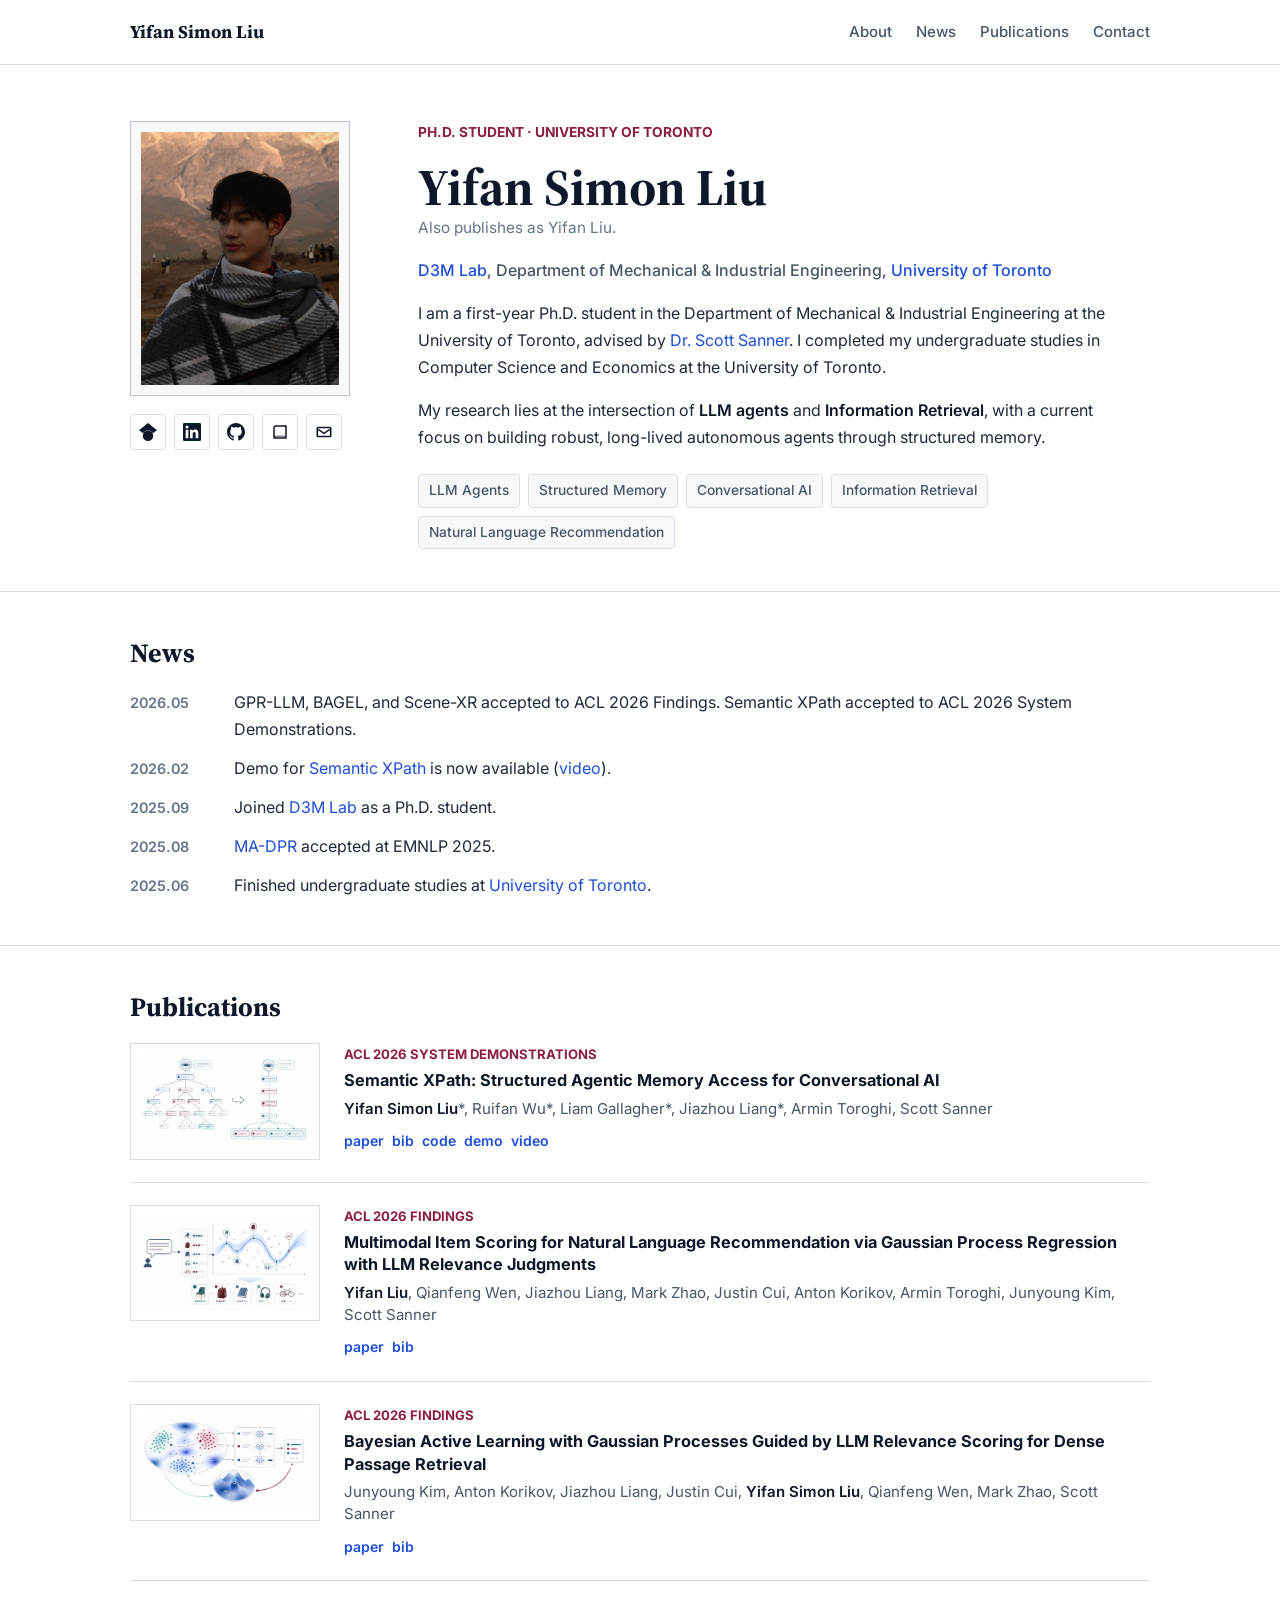
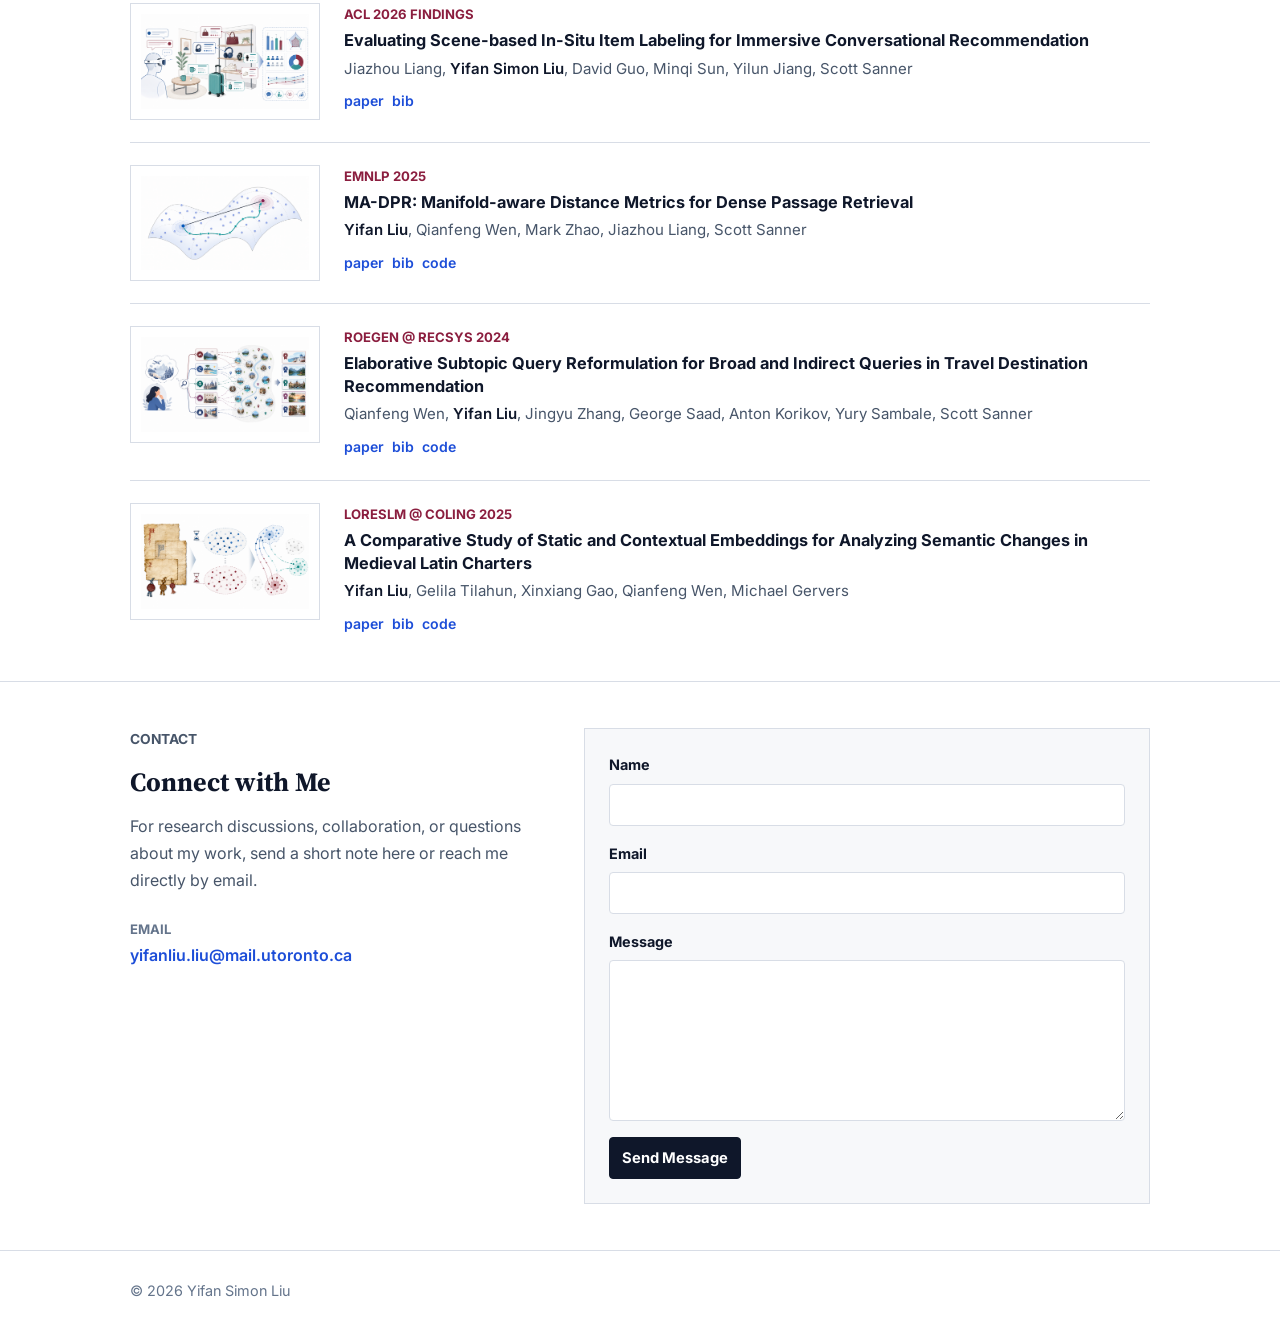
<file: index.html>
<!DOCTYPE html>
<html lang="en">
<head>
  <meta charset="UTF-8">
  <meta name="viewport" content="width=device-width, initial-scale=1.0">
  <title>Yifan Simon Liu</title>
  <meta name="description" content="Yifan Simon Liu, also known as Yifan Liu, is a Ph.D. student at the University of Toronto researching LLM agents, structured memory, conversational AI, and information retrieval.">
  <meta name="keywords" content="Yifan Simon Liu, Yifan Liu, YifanLiu2, University of Toronto, D3M Lab, LLM agents, structured memory, conversational AI, information retrieval, natural language recommendation">
  <meta name="author" content="Yifan Simon Liu">
  <meta name="robots" content="index, follow">
  <meta name="google-site-verification" content="C8BotnmGKC1QRZ-iXgw4Z_Oz5XE4km9EActP-Rs5j9M">
  <meta property="og:title" content="Yifan Simon Liu">
  <meta property="og:description" content="Ph.D. student at the University of Toronto researching LLM agents and information retrieval.">
  <meta property="og:type" content="website">
  <meta property="og:url" content="https://yifanliu2.github.io/">
  <meta name="twitter:card" content="summary">
  <link rel="canonical" href="https://yifanliu2.github.io/">
  <link rel="preconnect" href="https://fonts.googleapis.com">
  <link rel="preconnect" href="https://fonts.gstatic.com" crossorigin>
  <link href="https://fonts.googleapis.com/css2?family=Inter:wght@400;500;600;700&family=Source+Serif+4:wght@500;600;700&display=swap" rel="stylesheet">
  <link rel="icon" href="data:image/svg+xml,%3Csvg xmlns='http://www.w3.org/2000/svg' viewBox='0 0 64 64'%3E%3Crect width='64' height='64' fill='%230f172a'/%3E%3Ctext x='32' y='39' text-anchor='middle' font-family='Georgia,serif' font-size='22' font-weight='700' fill='white'%3EYSL%3C/text%3E%3C/svg%3E">
  <link rel="stylesheet" href="style.css?v=20260529">
  <script type="application/ld+json">
    {
      "@context": "https://schema.org",
      "@type": "Person",
      "name": "Yifan Simon Liu",
      "alternateName": ["Yifan Liu", "YifanLiu2"],
      "affiliation": {
        "@type": "CollegeOrUniversity",
        "name": "University of Toronto"
      },
      "email": "mailto:yifanliu.liu@mail.utoronto.ca",
      "url": "https://yifanliu2.github.io/",
      "sameAs": [
        "https://github.com/YifanLiu2",
        "https://scholar.google.ca/citations?user=wwe0h94AAAAJ&hl=en",
        "https://www.linkedin.com/in/liu-yifan-b5b281249/",
        "https://aclanthology.org/people/yifan-simon-liu/"
      ]
    }
  </script>
</head>
<body>
  <header class="site-header">
    <nav class="nav" id="nav" aria-label="Primary navigation">
      <a href="#about" class="nav-brand">Yifan Simon Liu</a>
      <button class="nav-toggle" id="nav-toggle" type="button" aria-label="Toggle navigation" aria-expanded="false">
        <span></span>
        <span></span>
        <span></span>
      </button>
      <div class="nav-links" id="nav-links">
        <a href="#about">About</a>
        <a href="#news">News</a>
        <a href="#publications">Publications</a>
        <a href="#contact">Contact</a>
      </div>
    </nav>
  </header>

  <main>
    <section class="profile-section" id="about">
      <div class="container profile-layout">
        <div class="profile-main">
          <p class="eyebrow">Ph.D. Student · University of Toronto</p>
          <h1>Yifan Simon Liu</h1>
          <p class="name-note">Also publishes as Yifan Liu.</p>
          <p class="affiliation">
            <a href="https://d3m.mie.utoronto.ca/" target="_blank" rel="noopener">D3M Lab</a>,
            Department of Mechanical &amp; Industrial Engineering,
            <a href="https://www.utoronto.ca/" target="_blank" rel="noopener">University of Toronto</a>
          </p>
          <p>
            I am a first-year Ph.D. student in the Department of Mechanical &amp; Industrial Engineering
            at the University of Toronto, advised by
            <a href="https://d3m.mie.utoronto.ca/members/ssanner/" target="_blank" rel="noopener">Dr. Scott Sanner</a>.
            I completed my undergraduate studies in Computer Science and Economics at the University of Toronto.
          </p>
          <p>
            My research lies at the intersection of <strong>LLM agents</strong> and
            <strong>Information Retrieval</strong>, with a current focus on building robust,
            long-lived autonomous agents through structured memory.
          </p>
          <div class="research-interests" aria-label="Research interests">
            <span>LLM Agents</span>
            <span>Structured Memory</span>
            <span>Conversational AI</span>
            <span>Information Retrieval</span>
            <span>Natural Language Recommendation</span>
          </div>
        </div>

        <aside class="profile-aside" aria-label="Profile photo and links">
          <div class="portrait-frame">
            <img class="portrait-photo" src="images/profile-photo.jpg" alt="Yifan Simon Liu">
          </div>
          <div class="profile-icons" aria-label="Profile links">
            <a class="profile-icon-link" href="https://scholar.google.ca/citations?user=wwe0h94AAAAJ&hl=en" target="_blank" rel="noopener" aria-label="Google Scholar" title="Google Scholar">
              <svg viewBox="0 0 24 24" aria-hidden="true"><path d="M5.242 13.769 0 9.5 12 0l12 9.5-5.242 4.269C17.548 11.249 14.978 9.5 12 9.5c-2.977 0-5.548 1.748-6.758 4.269ZM12 10a7 7 0 1 0 0 14 7 7 0 0 0 0-14Z"/></svg>
              <span class="sr-only">Google Scholar</span>
            </a>
            <a class="profile-icon-link" href="https://www.linkedin.com/in/liu-yifan-b5b281249/" target="_blank" rel="noopener" aria-label="LinkedIn" title="LinkedIn">
              <svg viewBox="0 0 24 24" aria-hidden="true"><path d="M20.447 20.452h-3.554v-5.569c0-1.328-.027-3.037-1.852-3.037-1.853 0-2.136 1.445-2.136 2.939v5.667H9.351V9h3.414v1.561h.046c.477-.9 1.637-1.85 3.37-1.85 3.601 0 4.267 2.37 4.267 5.455v6.286ZM5.337 7.433a2.063 2.063 0 1 1 0-4.126 2.063 2.063 0 0 1 0 4.126ZM7.119 20.452H3.555V9h3.564v11.452ZM22.225 0H1.771C.792 0 0 .774 0 1.729v20.542C0 23.227.792 24 1.771 24h20.451C23.2 24 24 23.227 24 22.271V1.729C24 .774 23.2 0 22.222 0h.003Z"/></svg>
              <span class="sr-only">LinkedIn</span>
            </a>
            <a class="profile-icon-link" href="https://github.com/YifanLiu2" target="_blank" rel="noopener" aria-label="GitHub" title="GitHub">
              <svg viewBox="0 0 24 24" aria-hidden="true"><path d="M12 0C5.374 0 0 5.373 0 12c0 5.302 3.438 9.8 8.207 11.387.599.111.793-.261.793-.577v-2.234c-3.338.726-4.033-1.416-4.033-1.416-.546-1.387-1.333-1.756-1.333-1.756-1.089-.745.083-.729.083-.729 1.205.084 1.839 1.237 1.839 1.237 1.07 1.834 2.807 1.304 3.492.997.107-.775.418-1.305.762-1.604-2.665-.305-5.467-1.334-5.467-5.931 0-1.311.469-2.381 1.236-3.221-.124-.303-.535-1.524.117-3.176 0 0 1.008-.322 3.301 1.23A11.509 11.509 0 0 1 12 5.803c1.02.005 2.047.138 3.006.404 2.291-1.552 3.297-1.23 3.297-1.23.653 1.653.242 2.874.118 3.176.77.84 1.235 1.911 1.235 3.221 0 4.609-2.807 5.624-5.479 5.921.43.372.823 1.102.823 2.222v3.293c0 .319.192.694.801.576C20.566 21.797 24 17.3 24 12c0-6.627-5.373-12-12-12Z"/></svg>
              <span class="sr-only">GitHub</span>
            </a>
            <a class="profile-icon-link" href="https://aclanthology.org/people/yifan-simon-liu/" target="_blank" rel="noopener" aria-label="ACL Anthology" title="ACL Anthology">
              <svg viewBox="0 0 24 24" aria-hidden="true"><path d="M6.5 3A3.5 3.5 0 0 0 3 6.5v13A1.5 1.5 0 0 0 4.5 21H21V3H6.5Zm0 2H19v12H6.5A3.48 3.48 0 0 0 5 17.337V6.5A1.5 1.5 0 0 1 6.5 5ZM5 19.5A1.5 1.5 0 0 1 6.5 18H19v1H4.5a.5.5 0 0 1 .5.5Z"/></svg>
              <span class="sr-only">ACL Anthology</span>
            </a>
            <a class="profile-icon-link" href="mailto:yifanliu.liu@mail.utoronto.ca" aria-label="Email" title="Email">
              <svg viewBox="0 0 24 24" aria-hidden="true"><path d="M4 5h16a2 2 0 0 1 2 2v10a2 2 0 0 1-2 2H4a2 2 0 0 1-2-2V7a2 2 0 0 1 2-2Zm0 2v.35l8 5.334 8-5.334V7H4Zm16 10V9.754l-7.445 4.963a1 1 0 0 1-1.11 0L4 9.754V17h16Z"/></svg>
              <span class="sr-only">Email</span>
            </a>
          </div>
        </aside>
      </div>
    </section>

    <section class="section" id="news">
      <div class="container">
        <h2>News</h2>
        <ul class="news-list">
          <li>
            <time datetime="2026-05">2026.05</time>
            <span>GPR-LLM, BAGEL, and Scene-XR accepted to ACL 2026 Findings. Semantic XPath accepted to ACL 2026 System Demonstrations.</span>
          </li>
          <li>
            <time datetime="2026-02">2026.02</time>
            <span>Demo for <a href="https://semanticxpathchat.com/" target="_blank" rel="noopener">Semantic XPath</a> is now available (<a href="https://www.youtube.com/watch?v=l-DrEr4P5JA" target="_blank" rel="noopener">video</a>).</span>
          </li>
          <li>
            <time datetime="2025-09">2025.09</time>
            <span>Joined <a href="https://d3m.mie.utoronto.ca/" target="_blank" rel="noopener">D3M Lab</a> as a Ph.D. student.</span>
          </li>
          <li>
            <time datetime="2025-08">2025.08</time>
            <span><a href="https://aclanthology.org/2025.emnlp-main.1582.pdf" target="_blank" rel="noopener">MA-DPR</a> accepted at EMNLP 2025.</span>
          </li>
          <li>
            <time datetime="2025-06">2025.06</time>
            <span>Finished undergraduate studies at <a href="https://www.utoronto.ca/" target="_blank" rel="noopener">University of Toronto</a>.</span>
          </li>
        </ul>
      </div>
    </section>

    <section class="section" id="publications">
      <div class="container">
        <h2>Publications</h2>
        <div class="publications-list">
          <article class="publication-item">
            <a class="publication-figure" href="https://arxiv.org/abs/2603.01160" target="_blank" rel="noopener" aria-label="Semantic XPath paper">
              <img src="images/semantic-xpath-image2.png" alt="Semantic XPath: structured memory access teaser" loading="lazy">
            </a>
            <div class="publication-content">
              <p class="publication-venue">ACL 2026 System Demonstrations</p>
              <h3>
                <a href="https://arxiv.org/abs/2603.01160" target="_blank" rel="noopener">Semantic XPath: Structured Agentic Memory Access for Conversational AI</a>
              </h3>
              <p class="authors"><strong>Yifan Simon Liu</strong>*, Ruifan Wu*, Liam Gallagher*, Jiazhou Liang*, Armin Toroghi, Scott Sanner</p>
              <p class="publication-links">
                <a href="https://arxiv.org/pdf/2603.01160" target="_blank" rel="noopener">paper</a>
                <a href="https://arxiv.org/abs/2603.01160" target="_blank" rel="noopener">bib</a>
                <a href="https://github.com/D3Mlab/SemanticXpath-Chat" target="_blank" rel="noopener">code</a>
                <a href="https://semanticxpathchat.com/" target="_blank" rel="noopener">demo</a>
                <a href="https://www.youtube.com/watch?v=l-DrEr4P5JA" target="_blank" rel="noopener">video</a>
              </p>
            </div>
          </article>

          <article class="publication-item">
            <a class="publication-figure" href="https://arxiv.org/abs/2510.22023" target="_blank" rel="noopener" aria-label="GPR-LLM paper">
              <img src="images/gpr-llm-image2.png" alt="GPR-LLM multimodal item scoring teaser" loading="lazy">
            </a>
            <div class="publication-content">
              <p class="publication-venue">ACL 2026 Findings</p>
              <h3>
                <a href="https://arxiv.org/abs/2510.22023" target="_blank" rel="noopener">Multimodal Item Scoring for Natural Language Recommendation via Gaussian Process Regression with LLM Relevance Judgments</a>
              </h3>
              <p class="authors"><strong>Yifan Liu</strong>, Qianfeng Wen, Jiazhou Liang, Mark Zhao, Justin Cui, Anton Korikov, Armin Toroghi, Junyoung Kim, Scott Sanner</p>
              <p class="publication-links">
                <a href="https://arxiv.org/pdf/2510.22023" target="_blank" rel="noopener">paper</a>
                <a href="https://arxiv.org/abs/2510.22023" target="_blank" rel="noopener">bib</a>
              </p>
            </div>
          </article>

          <article class="publication-item">
            <a class="publication-figure" href="https://arxiv.org/abs/2604.17906" target="_blank" rel="noopener" aria-label="BAGEL paper">
              <img src="images/bagel-image2.png" alt="BAGEL Bayesian active learning teaser" loading="lazy">
            </a>
            <div class="publication-content">
              <p class="publication-venue">ACL 2026 Findings</p>
              <h3>
                <a href="https://arxiv.org/abs/2604.17906" target="_blank" rel="noopener">Bayesian Active Learning with Gaussian Processes Guided by LLM Relevance Scoring for Dense Passage Retrieval</a>
              </h3>
              <p class="authors">Junyoung Kim, Anton Korikov, Jiazhou Liang, Justin Cui, <strong>Yifan Simon Liu</strong>, Qianfeng Wen, Mark Zhao, Scott Sanner</p>
              <p class="publication-links">
                <a href="https://arxiv.org/pdf/2604.17906" target="_blank" rel="noopener">paper</a>
                <a href="https://arxiv.org/abs/2604.17906" target="_blank" rel="noopener">bib</a>
              </p>
            </div>
          </article>

          <article class="publication-item">
            <a class="publication-figure" href="https://arxiv.org/abs/2604.09698" target="_blank" rel="noopener" aria-label="Scene-XR paper">
              <img src="images/scene-xr-image2.png" alt="Scene-XR immersive recommendation teaser" loading="lazy">
            </a>
            <div class="publication-content">
              <p class="publication-venue">ACL 2026 Findings</p>
              <h3>
                <a href="https://arxiv.org/abs/2604.09698" target="_blank" rel="noopener">Evaluating Scene-based In-Situ Item Labeling for Immersive Conversational Recommendation</a>
              </h3>
              <p class="authors">Jiazhou Liang, <strong>Yifan Simon Liu</strong>, David Guo, Minqi Sun, Yilun Jiang, Scott Sanner</p>
              <p class="publication-links">
                <a href="https://arxiv.org/pdf/2604.09698" target="_blank" rel="noopener">paper</a>
                <a href="https://arxiv.org/abs/2604.09698" target="_blank" rel="noopener">bib</a>
              </p>
            </div>
          </article>

          <article class="publication-item">
            <a class="publication-figure" href="https://aclanthology.org/2025.emnlp-main.1582/" target="_blank" rel="noopener" aria-label="MA-DPR paper">
              <img src="images/ma-dpr-image2.png" alt="MA-DPR manifold-aware retrieval teaser" loading="lazy">
            </a>
            <div class="publication-content">
              <p class="publication-venue">EMNLP 2025</p>
              <h3>
                <a href="https://aclanthology.org/2025.emnlp-main.1582/" target="_blank" rel="noopener">MA-DPR: Manifold-aware Distance Metrics for Dense Passage Retrieval</a>
              </h3>
              <p class="authors"><strong>Yifan Liu</strong>, Qianfeng Wen, Mark Zhao, Jiazhou Liang, Scott Sanner</p>
              <p class="publication-links">
                <a href="https://aclanthology.org/2025.emnlp-main.1582.pdf" target="_blank" rel="noopener">paper</a>
                <a href="https://aclanthology.org/2025.emnlp-main.1582.bib" target="_blank" rel="noopener">bib</a>
                <a href="https://github.com/QianfengWen/Manifold_Distance_Retrieval" target="_blank" rel="noopener">code</a>
              </p>
            </div>
          </article>

          <article class="publication-item">
            <a class="publication-figure" href="https://arxiv.org/abs/2410.01598" target="_blank" rel="noopener" aria-label="Elaborative query reformulation paper">
              <img src="images/eqr-image2.png" alt="Elaborative query reformulation teaser" loading="lazy">
            </a>
            <div class="publication-content">
              <p class="publication-venue">ROEGEN @ RecSys 2024</p>
              <h3>
                <a href="https://arxiv.org/abs/2410.01598" target="_blank" rel="noopener">Elaborative Subtopic Query Reformulation for Broad and Indirect Queries in Travel Destination Recommendation</a>
              </h3>
              <p class="authors">Qianfeng Wen, <strong>Yifan Liu</strong>, Jingyu Zhang, George Saad, Anton Korikov, Yury Sambale, Scott Sanner</p>
              <p class="publication-links">
                <a href="https://arxiv.org/pdf/2410.01598" target="_blank" rel="noopener">paper</a>
                <a href="https://arxiv.org/abs/2410.01598" target="_blank" rel="noopener">bib</a>
                <a href="https://github.com/YifanLiu2/ROEGEN-RecSys-24-EQR" target="_blank" rel="noopener">code</a>
              </p>
            </div>
          </article>

          <article class="publication-item">
            <a class="publication-figure" href="https://aclanthology.org/2025.loreslm-1.14/" target="_blank" rel="noopener" aria-label="Medieval Latin charters paper">
              <img src="images/latin-charters-image2.png" alt="Medieval Latin semantic change teaser" loading="lazy">
            </a>
            <div class="publication-content">
              <p class="publication-venue">LoResLM @ COLING 2025</p>
              <h3>
                <a href="https://aclanthology.org/2025.loreslm-1.14/" target="_blank" rel="noopener">A Comparative Study of Static and Contextual Embeddings for Analyzing Semantic Changes in Medieval Latin Charters</a>
              </h3>
              <p class="authors"><strong>Yifan Liu</strong>, Gelila Tilahun, Xinxiang Gao, Qianfeng Wen, Michael Gervers</p>
              <p class="publication-links">
                <a href="https://aclanthology.org/2025.loreslm-1.14.pdf" target="_blank" rel="noopener">paper</a>
                <a href="https://aclanthology.org/2025.loreslm-1.14.bib" target="_blank" rel="noopener">bib</a>
                <a href="https://github.com/YifanLiu2/historical-text-embedding" target="_blank" rel="noopener">code</a>
              </p>
            </div>
          </article>
        </div>
      </div>
    </section>

    <section class="section contact-section" id="contact">
      <div class="container contact-layout">
        <div class="contact-copy">
          <p class="eyebrow">Contact</p>
          <h2>Connect with Me</h2>
          <p>
            For research discussions, collaboration, or questions about my work,
            send a short note here or reach me directly by email.
          </p>
          <p class="contact-direct">
            <span>Email</span>
            <a href="mailto:yifanliu.liu@mail.utoronto.ca">yifanliu.liu@mail.utoronto.ca</a>
          </p>
        </div>

        <form class="contact-form" action="https://formsubmit.co/yifanliu.liu@mail.utoronto.ca" method="POST">
          <input type="hidden" name="_subject" value="New message from yifanliu2.github.io">
          <input type="hidden" name="_template" value="table">
          <input type="hidden" name="_next" value="https://yifanliu2.github.io/?contact=sent#contact">
          <input class="contact-honey" type="text" name="_honey" tabindex="-1" autocomplete="off" aria-hidden="true">

          <div class="contact-field">
            <label for="contact-name">Name</label>
            <input id="contact-name" type="text" name="name" autocomplete="name" required>
          </div>

          <div class="contact-field">
            <label for="contact-email">Email</label>
            <input id="contact-email" type="email" name="email" autocomplete="email" required>
          </div>

          <div class="contact-field">
            <label for="contact-message">Message</label>
            <textarea id="contact-message" name="message" rows="6" required></textarea>
          </div>

          <div class="contact-actions">
            <button type="submit">Send Message</button>
            <p class="contact-status" id="contact-status" role="status" aria-live="polite"></p>
          </div>
        </form>
      </div>
    </section>
  </main>

  <footer class="footer">
    <div class="container">
      <p>&copy; 2026 Yifan Simon Liu</p>
    </div>
  </footer>

  <script src="script.js?v=20260529"></script>
</body>
</html>
</file>
<file: style.css>
*, *::before, *::after {
  box-sizing: border-box;
}

:root {
  --page-bg: #ffffff;
  --surface: #f7f8fa;
  --surface-strong: #eef1f5;
  --border: #d8dde6;
  --border-strong: #b8c2d0;
  --text: #1e293b;
  --text-soft: #475569;
  --text-muted: #64748b;
  --heading: #0f172a;
  --link: #1d4ed8;
  --link-hover: #0f2f6f;
  --accent: #8b1e3f;
  --max-width: 1020px;
  --header-height: 64px;
  --font-sans: "Inter", -apple-system, BlinkMacSystemFont, "Segoe UI", sans-serif;
  --font-serif: "Source Serif 4", Georgia, serif;
}

html {
  scroll-behavior: smooth;
}

body {
  margin: 0;
  min-width: 1080px;
  background: var(--page-bg);
  color: var(--text);
  font-family: var(--font-sans);
  font-size: 16px;
  line-height: 1.68;
  text-rendering: optimizeLegibility;
  -webkit-font-smoothing: antialiased;
}

a {
  color: var(--link);
  text-decoration: none;
}

a:hover {
  color: var(--link-hover);
  text-decoration: underline;
  text-underline-offset: 3px;
}

strong {
  color: var(--heading);
  font-weight: 600;
}

.container {
  width: min(100% - 48px, var(--max-width));
  margin: 0 auto;
}

.site-header {
  position: sticky;
  top: 0;
  z-index: 20;
  background: rgba(255, 255, 255, 0.96);
  border-bottom: 1px solid var(--border);
  backdrop-filter: blur(14px);
}

.nav {
  width: min(100% - 48px, var(--max-width));
  height: var(--header-height);
  margin: 0 auto;
  display: flex;
  align-items: center;
  justify-content: space-between;
  gap: 24px;
}

.nav-brand {
  color: var(--heading);
  font-family: var(--font-serif);
  font-size: 1.12rem;
  font-weight: 700;
  white-space: nowrap;
}

.nav-brand:hover {
  color: var(--heading);
  text-decoration: none;
}

.nav-links {
  display: flex;
  align-items: center;
  gap: 24px;
}

.nav-links a {
  color: var(--text-soft);
  font-size: 0.94rem;
  font-weight: 500;
}

.nav-links a:hover {
  color: var(--heading);
}

.nav-toggle {
  display: none;
  width: 38px;
  height: 38px;
  border: 1px solid var(--border);
  border-radius: 4px;
  background: var(--page-bg);
  align-items: center;
  justify-content: center;
  flex-direction: column;
  gap: 5px;
}

.nav-toggle span {
  width: 18px;
  height: 2px;
  background: var(--text-soft);
  display: block;
}

.profile-section {
  padding: 56px 0 42px;
  border-bottom: 1px solid var(--border);
}

.profile-layout {
  display: grid;
  grid-template-columns: 240px minmax(0, 1fr);
  gap: 48px;
  align-items: start;
}

.profile-aside {
  grid-column: 1;
  grid-row: 1;
  display: flex;
  flex-direction: column;
  gap: 18px;
}

.portrait-frame {
  width: 220px;
  aspect-ratio: 4 / 5;
  border: 1px solid var(--border-strong);
  background: var(--surface);
  padding: 10px;
}

.portrait-placeholder {
  height: 100%;
  display: flex;
  align-items: center;
  justify-content: center;
  text-align: center;
  color: var(--text-muted);
  border: 1px dashed var(--border-strong);
  background:
    linear-gradient(135deg, rgba(29, 78, 216, 0.08), transparent 45%),
    linear-gradient(315deg, rgba(139, 30, 63, 0.08), transparent 45%),
    #ffffff;
  font-size: 0.92rem;
  font-weight: 600;
  text-transform: uppercase;
}

.portrait-photo {
  width: 100%;
  height: 100%;
  display: block;
  object-fit: cover;
  object-position: center center;
}

.profile-icons {
  display: flex;
  flex-wrap: wrap;
  gap: 8px;
}

.profile-icon-link {
  width: 36px;
  height: 36px;
  display: inline-flex;
  align-items: center;
  justify-content: center;
  color: var(--heading);
  background: #ffffff;
  border: 1px solid var(--border);
  border-radius: 4px;
}

.profile-icon-link:hover {
  color: var(--link);
  border-color: var(--border-strong);
  background: var(--surface);
  text-decoration: none;
}

.profile-icon-link svg {
  width: 18px;
  height: 18px;
  fill: currentColor;
}

.sr-only {
  position: absolute;
  width: 1px;
  height: 1px;
  padding: 0;
  margin: -1px;
  overflow: hidden;
  clip: rect(0, 0, 0, 0);
  white-space: nowrap;
  border: 0;
}

.profile-main {
  grid-column: 2;
  grid-row: 1;
  max-width: 720px;
}

.eyebrow {
  margin: 0 0 8px;
  color: var(--accent);
  font-size: 0.86rem;
  font-weight: 700;
  text-transform: uppercase;
}

h1,
h2,
h3 {
  color: var(--heading);
  margin: 0;
}

h1 {
  font-family: var(--font-serif);
  font-size: clamp(2.2rem, 4vw, 3.35rem);
  line-height: 1.08;
  font-weight: 700;
}

.name-note {
  margin: 8px 0 16px;
  color: var(--text-muted);
  font-size: 0.96rem;
}

.affiliation {
  margin: 0 0 22px;
  color: var(--text-soft);
  font-weight: 500;
}

.profile-main p {
  margin: 0 0 16px;
}

.research-interests {
  margin-top: 24px;
  display: flex;
  flex-wrap: wrap;
  gap: 8px;
}

.research-interests span {
  display: inline-flex;
  align-items: center;
  min-height: 30px;
  padding: 4px 10px;
  border: 1px solid var(--border);
  border-radius: 4px;
  background: var(--surface);
  color: var(--text-soft);
  font-size: 0.86rem;
  font-weight: 500;
}

.section {
  padding: 46px 0;
  border-bottom: 1px solid var(--border);
}

.section h2 {
  margin-bottom: 20px;
  font-family: var(--font-serif);
  font-size: 1.65rem;
  line-height: 1.2;
}

.news-list {
  list-style: none;
  margin: 0;
  padding: 0;
  display: grid;
  gap: 12px;
}

.news-list li {
  display: grid;
  grid-template-columns: 88px minmax(0, 1fr);
  gap: 16px;
  align-items: baseline;
}

.news-list time {
  color: var(--text-muted);
  font-size: 0.9rem;
  font-weight: 600;
}

.publications-list {
  display: grid;
  gap: 22px;
}

.publication-item {
  display: grid;
  grid-template-columns: 190px minmax(0, 1fr);
  gap: 24px;
  padding: 0 0 22px;
  border-bottom: 1px solid var(--border);
}

.publication-item:last-child {
  border-bottom: 0;
  padding-bottom: 0;
}

.publication-figure {
  align-self: start;
  display: flex;
  align-items: center;
  justify-content: center;
  border: 1px solid var(--border);
  background: #ffffff;
  overflow: hidden;
  padding: 10px;
  min-height: 112px;
}

.publication-figure:hover {
  border-color: var(--border-strong);
}

.publication-figure img {
  width: 100%;
  height: auto;
  display: block;
  background: #ffffff;
  object-fit: contain;
}

.publication-placeholder-card {
  width: 100%;
  min-height: 92px;
  display: flex;
  flex-direction: column;
  align-items: center;
  justify-content: center;
  gap: 4px;
  color: var(--heading);
  background:
    linear-gradient(135deg, rgba(29, 78, 216, 0.08), transparent 55%),
    linear-gradient(315deg, rgba(139, 30, 63, 0.08), transparent 55%),
    #ffffff;
  border: 1px solid var(--border);
  text-align: center;
}

.publication-placeholder-card span {
  font-family: var(--font-serif);
  font-size: 1.35rem;
  font-weight: 700;
  line-height: 1.1;
}

.publication-placeholder-card small {
  max-width: 140px;
  color: var(--text-muted);
  font-size: 0.72rem;
  font-weight: 600;
  line-height: 1.2;
  text-transform: uppercase;
}

.publication-content {
  min-width: 0;
}

.publication-venue {
  margin: 0 0 4px;
  color: var(--accent);
  font-size: 0.82rem;
  font-weight: 700;
  text-transform: uppercase;
}

.publication-content h3 {
  margin-bottom: 6px;
  font-size: 1.02rem;
  line-height: 1.38;
  font-weight: 700;
}

.publication-content h3 a {
  color: var(--heading);
}

.publication-content h3 a:hover {
  color: var(--link);
}

.authors {
  margin: 0 0 9px;
  color: var(--text-soft);
  font-size: 0.94rem;
  line-height: 1.48;
}

.publication-links {
  margin: 0;
  display: flex;
  flex-wrap: wrap;
  gap: 8px;
  font-size: 0.88rem;
}

.publication-links a {
  font-weight: 600;
}

.contact-section {
  background: #ffffff;
}

.contact-layout {
  display: grid;
  grid-template-columns: minmax(0, 0.85fr) minmax(0, 1.15fr);
  gap: 36px;
  align-items: start;
}

.contact-copy h2 {
  margin-bottom: 14px;
}

.contact-copy p {
  margin: 0 0 16px;
  color: var(--text-soft);
}

.contact-direct {
  display: grid;
  gap: 2px;
  padding-top: 8px;
}

.contact-direct span {
  color: var(--text-muted);
  font-size: 0.82rem;
  font-weight: 700;
  text-transform: uppercase;
}

.contact-direct a {
  font-weight: 600;
}

.contact-form {
  display: grid;
  gap: 16px;
  padding: 24px;
  border: 1px solid var(--border);
  background: var(--surface);
}

.contact-field {
  display: grid;
  gap: 6px;
}

.contact-field label {
  color: var(--heading);
  font-size: 0.9rem;
  font-weight: 700;
}

.contact-field input,
.contact-field textarea {
  width: 100%;
  border: 1px solid var(--border);
  border-radius: 4px;
  background: #ffffff;
  color: var(--text);
  font: inherit;
  line-height: 1.45;
}

.contact-field input {
  height: 42px;
  padding: 8px 10px;
}

.contact-field textarea {
  min-height: 132px;
  padding: 10px;
  resize: vertical;
}

.contact-field input:focus,
.contact-field textarea:focus {
  outline: 2px solid rgba(29, 78, 216, 0.18);
  outline-offset: 2px;
  border-color: var(--link);
}

.contact-actions {
  display: flex;
  align-items: center;
  gap: 16px;
}

.contact-actions button {
  min-width: 132px;
  height: 42px;
  border: 1px solid var(--heading);
  border-radius: 4px;
  background: var(--heading);
  color: #ffffff;
  font: inherit;
  font-size: 0.92rem;
  font-weight: 700;
  cursor: pointer;
}

.contact-actions button:hover {
  background: var(--link-hover);
  border-color: var(--link-hover);
}

.contact-status {
  min-height: 22px;
  margin: 0;
  color: var(--text-muted);
  font-size: 0.9rem;
}

.contact-status.is-success {
  color: #166534;
  font-weight: 600;
}

.contact-honey {
  display: none;
}

.footer {
  padding: 28px 0 38px;
  color: var(--text-muted);
  font-size: 0.9rem;
}

.footer p {
  margin: 0;
}
</file>
